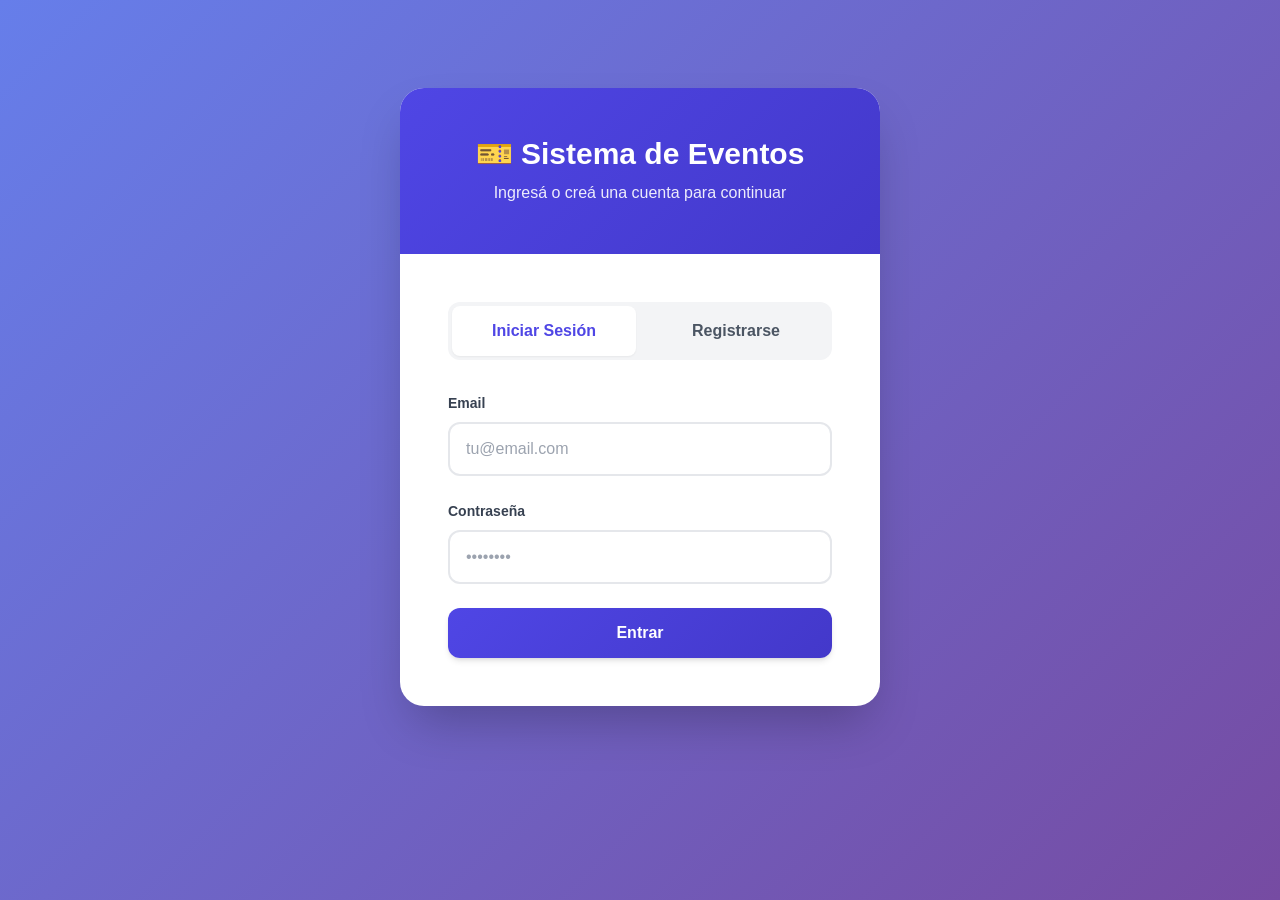
<file: TP1/Client/index.html>
﻿<!DOCTYPE html>
<html lang="es">
<head>
    <meta charset="UTF-8">
    <meta name="viewport" content="width=device-width, initial-scale=1.0">
    <title>Eventos - Ticketing</title>
    <link rel="stylesheet" href="css/styles.css">
</head>
<body>
    <div class="container">
        <header class="header">
            <h1>🎫 Eventos Disponibles</h1>
            <div class="header-actions">
                <div class="user-info">
                    <span id="userName">Usuario</span>
                    <button onclick="logout()" class="btn btn-logout">Cerrar Sesión</button>
                </div>
            </div>
        </header>

        <div id="eventsContainer" class="events-grid">



            <div class="loading">Cargando eventos...</div>
        </div>
        <!-- 🔽 AGREGÁ ESTO ACÁ 🔽 -->
        <div id="paginationContainer" class="pagination-container"></div>
    </div>



    <script src="js/config.js"></script>

    <script src="js/api.js"></script>
    <script src="js/events.js"></script>
</body>
</html>
</file>
<file: TP1/Client/css/styles.css>
﻿/* ============================================
   SISTEMA DE TICKETING - ESTILOS PROFESIONALES
   Proyecto de Software - Entrega 1
   ============================================ */

/* ============================================
   1. VARIABLES Y CONFIGURACIÓN GLOBAL
   ============================================ */
:root {
    /* Paleta de Colores Principal */
    --primary: #4f46e5;
    --primary-dark: #4338ca;
    --primary-light: #6366f1;
    --secondary: #0ea5e9;
    --accent: #f59e0b;
    /* Estados */
    --success: #10b981;
    --success-dark: #059669;
    --warning: #f59e0b;
    --danger: #ef4444;
    --danger-dark: #dc2626;
    --info: #3b82f6;
    /* Grises */
    --gray-50: #f9fafb;
    --gray-100: #f3f4f6;
    --gray-200: #e5e7eb;
    --gray-300: #d1d5db;
    --gray-400: #9ca3af;
    --gray-500: #6b7280;
    --gray-600: #4b5563;
    --gray-700: #374151;
    --gray-800: #1f2937;
    --gray-900: #111827;
    /* Tipografía */
    --font-family: 'Inter', -apple-system, BlinkMacSystemFont, 'Segoe UI', Roboto, 'Helvetica Neue', Arial, sans-serif;
    --font-size-xs: 0.75rem;
    --font-size-sm: 0.875rem;
    --font-size-base: 1rem;
    --font-size-lg: 1.125rem;
    --font-size-xl: 1.25rem;
    --font-size-2xl: 1.5rem;
    --font-size-3xl: 1.875rem;
    --font-size-4xl: 2.25rem;
    /* Espaciado */
    --spacing-xs: 0.25rem;
    --spacing-sm: 0.5rem;
    --spacing-md: 1rem;
    --spacing-lg: 1.5rem;
    --spacing-xl: 2rem;
    --spacing-2xl: 3rem;
    --spacing-3xl: 4rem;
    /* Bordes */
    --border-radius-sm: 0.375rem;
    --border-radius-md: 0.5rem;
    --border-radius-lg: 0.75rem;
    --border-radius-xl: 1rem;
    --border-radius-2xl: 1.5rem;
    --border-radius-full: 9999px;
    /* Sombras */
    --shadow-sm: 0 1px 2px 0 rgb(0 0 0 / 0.05);
    --shadow-md: 0 4px 6px -1px rgb(0 0 0 / 0.1), 0 2px 4px -2px rgb(0 0 0 / 0.1);
    --shadow-lg: 0 10px 15px -3px rgb(0 0 0 / 0.1), 0 4px 6px -4px rgb(0 0 0 / 0.1);
    --shadow-xl: 0 20px 25px -5px rgb(0 0 0 / 0.1), 0 8px 10px -6px rgb(0 0 0 / 0.1);
    --shadow-2xl: 0 25px 50px -12px rgb(0 0 0 / 0.25);
    /* Transiciones */
    --transition-fast: 150ms cubic-bezier(0.4, 0, 0.2, 1);
    --transition-base: 300ms cubic-bezier(0.4, 0, 0.2, 1);
    --transition-slow: 500ms cubic-bezier(0.4, 0, 0.2, 1);
    /* Z-Index */
    --z-dropdown: 1000;
    --z-sticky: 1020;
    --z-fixed: 1030;
    --z-modal-backdrop: 1040;
    --z-modal: 1050;
    --z-popover: 1060;
    --z-tooltip: 1070;
}

/* ============================================
   2. RESET Y ESTILOS BASE
   ============================================ */
*, *::before, *::after {
    margin: 0;
    padding: 0;
    box-sizing: border-box;
}

html {
    font-size: 16px;
    scroll-behavior: smooth;
    -webkit-font-smoothing: antialiased;
    -moz-osx-font-smoothing: grayscale;
}

body {
    font-family: var(--font-family);
    font-size: var(--font-size-base);
    line-height: 1.6;
    color: var(--gray-800);
    background: linear-gradient(135deg, #667eea 0%, #764ba2 100%);
    min-height: 100vh;
    padding: var(--spacing-lg);
}

/* ============================================
   3. TIPOGRAFÍA
   ============================================ */
h1, h2, h3, h4, h5, h6 {
    font-weight: 700;
    line-height: 1.2;
    color: var(--gray-900);
}

h1 {
    font-size: var(--font-size-4xl);
}

h2 {
    font-size: var(--font-size-3xl);
}

h3 {
    font-size: var(--font-size-2xl);
}

h4 {
    font-size: var(--font-size-xl);
}

h5 {
    font-size: var(--font-size-lg);
}

h6 {
    font-size: var(--font-size-base);
}

p {
    margin-bottom: var(--spacing-md);
}

a {
    color: var(--primary);
    text-decoration: none;
    transition: color var(--transition-fast);
}

    a:hover {
        color: var(--primary-dark);
    }

/* ============================================
   4. COMPONENTES DE AUTENTICACIÓN
   ============================================ */
.auth-container {
    max-width: 480px;
    margin: 4rem auto;
    background: white;
    border-radius: var(--border-radius-2xl);
    box-shadow: var(--shadow-2xl);
    overflow: hidden;
    animation: slideUp 0.5s ease-out;
}

@keyframes slideUp {
    from {
        opacity: 0;
        transform: translateY(30px);
    }

    to {
        opacity: 1;
        transform: translateY(0);
    }
}

.auth-header {
    background: linear-gradient(135deg, var(--primary) 0%, var(--primary-dark) 100%);
    padding: var(--spacing-2xl);
    text-align: center;
    color: white;
}

    .auth-header h2 {
        color: white;
        font-size: var(--font-size-3xl);
        margin-bottom: var(--spacing-sm);
    }

    .auth-header p {
        color: rgba(255, 255, 255, 0.9);
        font-size: var(--font-size-base);
        margin: 0;
    }

.auth-body {
    padding: var(--spacing-2xl);
}

/* Tabs */
.tabs {
    display: flex;
    gap: var(--spacing-sm);
    margin-bottom: var(--spacing-xl);
    background: var(--gray-100);
    padding: var(--spacing-xs);
    border-radius: var(--border-radius-lg);
}

.tab {
    flex: 1;
    padding: var(--spacing-md);
    text-align: center;
    cursor: pointer;
    font-weight: 600;
    color: var(--gray-600);
    border-radius: var(--border-radius-md);
    transition: all var(--transition-fast);
    border: none;
    background: transparent;
    font-size: var(--font-size-base);
}

    .tab:hover {
        color: var(--primary);
        background: rgba(79, 70, 229, 0.1);
    }

    .tab.active {
        background: white;
        color: var(--primary);
        box-shadow: var(--shadow-sm);
    }

/* Formularios */
.form-group {
    margin-bottom: var(--spacing-lg);
}

.form-label {
    display: block;
    margin-bottom: var(--spacing-sm);
    font-weight: 600;
    color: var(--gray-700);
    font-size: var(--font-size-sm);
}

.form-input {
    width: 100%;
    padding: var(--spacing-md);
    border: 2px solid var(--gray-200);
    border-radius: var(--border-radius-lg);
    font-size: var(--font-size-base);
    font-family: var(--font-family);
    transition: all var(--transition-fast);
    background: white;
}

    .form-input:focus {
        outline: none;
        border-color: var(--primary);
        box-shadow: 0 0 0 3px rgba(79, 70, 229, 0.1);
    }

    .form-input::placeholder {
        color: var(--gray-400);
    }

/* Botones */
.btn {
    display: inline-flex;
    align-items: center;
    justify-content: center;
    gap: var(--spacing-sm);
    padding: var(--spacing-md) var(--spacing-xl);
    border: none;
    border-radius: var(--border-radius-lg);
    font-size: var(--font-size-base);
    font-weight: 600;
    font-family: var(--font-family);
    cursor: pointer;
    transition: all var(--transition-fast);
    text-decoration: none;
    width: 100%;
}

.btn-primary {
    background: linear-gradient(135deg, var(--primary) 0%, var(--primary-dark) 100%);
    color: white;
    box-shadow: var(--shadow-md);
}

    .btn-primary:hover {
        transform: translateY(-2px);
        box-shadow: var(--shadow-lg);
        color: white;
    }

    .btn-primary:active {
        transform: translateY(0);
    }

    .btn-primary:disabled {
        opacity: 0.6;
        cursor: not-allowed;
        transform: none;
    }

.btn-secondary {
    background: var(--gray-200);
    color: var(--gray-700);
}

    .btn-secondary:hover {
        background: var(--gray-300);
    }

.btn-logout {
    padding: var(--spacing-sm) var(--spacing-md);
    font-size: var(--font-size-sm);
    width: auto;
}

/* Mensajes */
.message {
    padding: var(--spacing-md);
    border-radius: var(--border-radius-lg);
    margin-top: var(--spacing-lg);
    font-size: var(--font-size-sm);
    font-weight: 500;
    display: none;
    animation: slideIn 0.3s ease-out;
}

@keyframes slideIn {
    from {
        opacity: 0;
        transform: translateY(-10px);
    }

    to {
        opacity: 1;
        transform: translateY(0);
    }
}

.message.show {
    display: block;
}

.message.success {
    background: #d1fae5;
    color: #065f46;
    border: 1px solid var(--success);
}

.message.error {
    background: #fee2e2;
    color: #991b1b;
    border: 1px solid var(--danger);
}

.message.info {
    background: #dbeafe;
    color: #1e40af;
    border: 1px solid var(--info);
}

/* ============================================
   5. LAYOUT PRINCIPAL
   ============================================ */
.container {
    max-width: 1200px;
    margin: 0 auto;
    background: white;
    border-radius: var(--border-radius-2xl);
    box-shadow: var(--shadow-2xl);
    overflow: hidden;
    animation: fadeIn 0.5s ease-out;
}

@keyframes fadeIn {
    from {
        opacity: 0;
    }

    to {
        opacity: 1;
    }
}

/* Header */
.header {
    background: linear-gradient(135deg, var(--primary) 0%, var(--primary-dark) 100%);
    color: white;
    padding: var(--spacing-xl) var(--spacing-2xl);
    display: flex;
    justify-content: space-between;
    align-items: center;
    gap: var(--spacing-lg);
    flex-wrap: wrap;
}

    .header h1 {
        color: white;
        font-size: var(--font-size-3xl);
        margin: 0;
    }

.header-actions {
    display: flex;
    align-items: center;
    gap: var(--spacing-md);
}

.user-info {
    display: flex;
    align-items: center;
    gap: var(--spacing-md);
    background: rgba(255, 255, 255, 0.15);
    padding: var(--spacing-sm) var(--spacing-md);
    border-radius: var(--border-radius-full);
    backdrop-filter: blur(10px);
}

    .user-info span {
        font-weight: 600;
        font-size: var(--font-size-sm);
    }

.btn-back {
    background: rgba(255, 255, 255, 0.2);
    color: white;
    padding: var(--spacing-sm) var(--spacing-lg);
    border: none;
    border-radius: var(--border-radius-full);
    cursor: pointer;
    font-size: var(--font-size-base);
    font-weight: 600;
    transition: all var(--transition-fast);
    backdrop-filter: blur(10px);
    text-decoration: none;
    display: inline-flex;
    align-items: center;
    gap: var(--spacing-sm);
}

    .btn-back:hover {
        background: rgba(255, 255, 255, 0.3);
        transform: translateX(-4px);
        color: white;
    }

/* ============================================
   6. CATÁLOGO DE EVENTOS
   ============================================ */
.events-grid {
    display: grid;
    grid-template-columns: repeat(auto-fill, minmax(320px, 1fr));
    gap: var(--spacing-xl);
    padding: var(--spacing-2xl);
    background: var(--gray-50);
}

.event-card {
    background: white;
    border-radius: var(--border-radius-xl);
    overflow: hidden;
    box-shadow: var(--shadow-md);
    cursor: pointer;
    transition: all var(--transition-base);
    border: 2px solid transparent;
}

    .event-card:hover {
        transform: translateY(-8px);
        box-shadow: var(--shadow-xl);
        border-color: var(--primary-light);
    }

.event-card-header {
    background: linear-gradient(135deg, var(--primary) 0%, var(--secondary) 100%);
    padding: var(--spacing-xl);
    color: white;
}

    .event-card-header h3 {
        color: white;
        font-size: var(--font-size-xl);
        margin: 0 0 var(--spacing-sm) 0;
    }

.event-card-body {
    padding: var(--spacing-lg);
}

.event-detail {
    display: flex;
    align-items: center;
    gap: var(--spacing-sm);
    margin-bottom: var(--spacing-sm);
    color: var(--gray-600);
    font-size: var(--font-size-sm);
}

    .event-detail:last-child {
        margin-bottom: 0;
    }

.event-icon {
    width: 20px;
    height: 20px;
    flex-shrink: 0;
}

/* ============================================
   7. MAPA DE ASIENTOS
   ============================================ */
.sector-info {
    text-align: center;
    padding: var(--spacing-2xl);
    background: linear-gradient(135deg, var(--gray-50) 0%, white 100%);
    border-bottom: 2px solid var(--gray-200);
}

    .sector-info h2 {
        font-size: var(--font-size-3xl);
        color: var(--gray-800);
        margin-bottom: var(--spacing-sm);
    }

.price {
    font-size: var(--font-size-4xl);
    font-weight: 800;
    background: linear-gradient(135deg, var(--primary) 0%, var(--secondary) 100%);
    -webkit-background-clip: text;
    -webkit-text-fill-color: transparent;
    background-clip: text;
    margin: var(--spacing-md) 0;
}

/* Leyenda */
.legend {
    display: flex;
    justify-content: center;
    gap: var(--spacing-2xl);
    padding: var(--spacing-lg);
    background: white;
    border-bottom: 2px solid var(--gray-200);
    flex-wrap: wrap;
}

.legend-item {
    display: flex;
    align-items: center;
    gap: var(--spacing-sm);
    font-weight: 600;
    color: var(--gray-700);
    font-size: var(--font-size-sm);
}

.legend-seat {
    width: 40px;
    height: 40px;
    border-radius: var(--border-radius-md);
    display: flex;
    align-items: center;
    justify-content: center;
    font-size: var(--font-size-xs);
    font-weight: 700;
    box-shadow: var(--shadow-sm);
}

    .legend-seat.available {
        background: var(--success);
        color: white;
    }

    .legend-seat.reserved {
        background: var(--warning);
        color: white;
    }

    .legend-seat.sold {
        background: var(--danger);
        color: white;
    }

/* Grid de Asientos */
.seats-container {
    padding: var(--spacing-3xl) var(--spacing-2xl);
    background: var(--gray-50);
}

.seats-grid {
    display: grid;
    grid-template-columns: repeat(auto-fill, minmax(60px, 1fr));
    gap: var(--spacing-md);
    max-width: 1000px;
    margin: 0 auto;
}

.seat {
    background: transparent; 
    border: none;
    cursor: pointer;
    display: flex;
    flex-direction: column;
    align-items: center;
    justify-content: center;
    gap: 4px; 
    padding: 4px;
    transition: all var(--transition-base);
}

.seat-icon {
    width: 36px;
    height: 36px;
    transition: all var(--transition-base);
    filter: drop-shadow(0 2px 4px rgba(0,0,0,0.05));
}

.seat-number {
    font-size: var(--font-size-sm);
    font-weight: 700;
    color: var(--gray-600);
}


.seat.available .seat-icon {
    fill: var(--success);
}

.seat.available:hover .seat-icon {
    transform: translateY(-4px) scale(1.1);
    filter: drop-shadow(0 6px 8px rgba(0,0,0,0.15));
}

.seat.available:active .seat-icon {
    transform: translateY(-1px) scale(1.02);
}

.seat.reserved {
    cursor: not-allowed;
    opacity: 0.8;
}

    .seat.reserved .seat-icon {
        fill: var(--warning);
    }

.seat.sold {
    cursor: not-allowed;
    opacity: 0.6;
}

    .seat.sold .seat-icon {
        fill: var(--danger);
    }

.seat:disabled {
    cursor: not-allowed;
    transform: none !important;
}

.seat.loading .seat-icon {
    animation: pulse 1.5s ease-in-out infinite;
    fill: var(--gray-400);
}

@keyframes pulse {
    0%, 100% {
        opacity: 1;
    }

    50% {
        opacity: 0.5;
    }
}

/* ============================================
   8. ESTADOS Y UTILIDADES
   ============================================ */
.loading {
    text-align: center;
    padding: var(--spacing-3xl);
    color: var(--gray-500);
    font-size: var(--font-size-lg);
    font-weight: 600;
    grid-column: 1 / -1;
}

    .loading::after {
        content: '...';
        animation: dots 1.5s steps(4, end) infinite;
    }

@keyframes dots {
    0%, 20% {
        content: '.';
    }

    40% {
        content: '..';
    }

    60%, 100% {
        content: '...';
    }
}

.empty-state {
    text-align: center;
    padding: var(--spacing-3xl);
    color: var(--gray-500);
}

.empty-state-icon {
    font-size: 4rem;
    margin-bottom: var(--spacing-lg);
    opacity: 0.5;
}

.hidden {
    display: none !important;
}

.text-center {
    text-align: center;
}

.mt-1 {
    margin-top: var(--spacing-sm);
}

.mt-2 {
    margin-top: var(--spacing-md);
}

.mt-3 {
    margin-top: var(--spacing-lg);
}

.mt-4 {
    margin-top: var(--spacing-xl);
}

.mb-1 {
    margin-bottom: var(--spacing-sm);
}

.mb-2 {
    margin-bottom: var(--spacing-md);
}

.mb-3 {
    margin-bottom: var(--spacing-lg);
}

.mb-4 {
    margin-bottom: var(--spacing-xl);
}

/* ============================================
   9. TIMER Y NOTIFICACIONES
   ============================================ */
.timer {
    background: linear-gradient(135deg, var(--warning) 0%, #d97706 100%);
    color: white;
    padding: var(--spacing-lg) var(--spacing-xl);
    border-radius: var(--border-radius-xl);
    text-align: center;
    font-size: var(--font-size-2xl);
    font-weight: 800;
    box-shadow: var(--shadow-lg);
    margin: var(--spacing-xl) 0;
    animation: countdown 1s linear infinite;
}

@keyframes countdown {
    0%, 100% {
        transform: scale(1);
    }

    50% {
        transform: scale(1.02);
    }
}

.notification {
    position: fixed;
    top: var(--spacing-lg);
    right: var(--spacing-lg);
    padding: var(--spacing-lg) var(--spacing-xl);
    border-radius: var(--border-radius-lg);
    box-shadow: var(--shadow-xl);
    z-index: var(--z-tooltip);
    max-width: 400px;
    animation: slideInRight 0.3s ease-out;
}

@keyframes slideInRight {
    from {
        transform: translateX(100%);
        opacity: 0;
    }

    to {
        transform: translateX(0);
        opacity: 1;
    }
}

.notification.success {
    background: white;
    border-left: 4px solid var(--success);
    color: var(--gray-800);
}

.notification.error {
    background: white;
    border-left: 4px solid var(--danger);
    color: var(--gray-800);
}

/* ============================================
   10. RESPONSIVE DESIGN
   ============================================ */
@media (max-width: 1024px) {
    .events-grid {
        grid-template-columns: repeat(auto-fill, minmax(280px, 1fr));
    }

    .seats-grid {
        grid-template-columns: repeat(auto-fill, minmax(60px, 1fr));
    }
}

@media (max-width: 768px) {
    body {
        padding: var(--spacing-sm);
    }

    .header {
        flex-direction: column;
        text-align: center;
        padding: var(--spacing-lg);
    }

        .header h1 {
            font-size: var(--font-size-2xl);
        }

    .header-actions {
        width: 100%;
        justify-content: center;
    }

    .sector-info h2 {
        font-size: var(--font-size-2xl);
    }

    .price {
        font-size: var(--font-size-3xl);
    }

    .legend {
        flex-direction: column;
        gap: var(--spacing-md);
    }

    .seats-grid {
        grid-template-columns: repeat(8, 1fr);
        gap: var(--spacing-sm);
    }

    .seat {
        font-size: var(--font-size-xs);
    }

    .events-grid {
        grid-template-columns: 1fr;
        padding: var(--spacing-lg);
    }

    .auth-container {
        margin: var(--spacing-md);
    }

    .auth-body {
        padding: var(--spacing-lg);
    }
}

@media (max-width: 480px) {
    .seats-grid {
        grid-template-columns: repeat(6, 1fr);
    }

    .tabs {
        flex-direction: column;
    }

    .user-info {
        flex-direction: column;
        gap: var(--spacing-xs);
    }
}

/* ============================================
   11. ACCESIBILIDAD
   ============================================ */
@media (prefers-reduced-motion: reduce) {
    *, *::before, *::after {
        animation-duration: 0.01ms !important;
        animation-iteration-count: 1 !important;
        transition-duration: 0.01ms !important;
    }
}

:focus-visible {
    outline: 3px solid var(--primary);
    outline-offset: 2px;
}

/* ============================================
   12. PRINT STYLES
   ============================================ */
@media print {
    body {
        background: white;
        padding: 0;
    }

    .header, .btn, .seat:not(.sold) {
        display: none;
    }

    .container {
        box-shadow: none;
    }
}

/* ============================================
   NUEVOS ESTILOS: SECTORES & MAPA POR FILAS
   ============================================ */
.venue-layout {
    padding: 2rem;
    text-align: center;
}

.stage {
    background: linear-gradient(135deg, #1e293b 0%, #334155 100%);
    color: white;
    padding: 1.5rem;
    border-radius: 0 0 60% 60% / 25px;
    margin: 0 auto 2.5rem;
    max-width: 450px;
    font-weight: 800;
    letter-spacing: 3px;
    box-shadow: 0 15px 30px rgba(0,0,0,0.25);
    position: relative;
    overflow: hidden;
}

    .stage::after {
        content: '';
        position: absolute;
        top: 0;
        left: 0;
        right: 0;
        bottom: 0;
        background: linear-gradient(to bottom, rgba(255,255,255,0.1), transparent);
        pointer-events: none;
    }

.sectors-grid {
    display: grid;
    grid-template-columns: repeat(auto-fit, minmax(260px, 1fr));
    gap: 1.5rem;
    padding: 1rem;
}

.sector-card {
    background: white;
    padding: 1.5rem;
    border-radius: 16px;
    box-shadow: var(--shadow-md);
    cursor: pointer;
    transition: all 0.25s ease;
    border: 2px solid transparent;
    text-align: center;
}

    .sector-card:hover {
        transform: translateY(-6px);
        box-shadow: var(--shadow-xl);
        border-color: var(--primary-light);
    }

    .sector-card h3 {
        margin-bottom: 0.5rem;
        color: var(--gray-800);
    }

.sector-price {
    font-size: 2rem;
    font-weight: 800;
    color: var(--primary);
    margin: 0.5rem 0;
}

.sector-capacity {
    color: var(--gray-500);
    font-size: 0.95rem;
    margin-bottom: 1rem;
}

.header-title-group {
    text-align: center;
}

.sector-title {
    color: rgba(255,255,255,0.85);
    font-size: 1.1rem;
    margin-top: 0.25rem;
    font-weight: 500;
}

/* Mapa por filas */
.seats-layout {
    padding: 2rem;
    background: var(--gray-50);
}

.seat-row {
    display: flex;
    align-items: center;
    gap: 1rem;
    margin-bottom: 1rem;
    justify-content: center;
}

.row-label {
    width: 50px;
    font-weight: 700;
    color: var(--gray-600);
    text-align: right;
    flex-shrink: 0;
    font-size: 0.9rem;
}

.seats-grid {
    display: grid;
    grid-template-columns: repeat(auto-fill, minmax(48px, 1fr));
    gap: 0.6rem;
    flex: 1;
    max-width: 900px;
}

/* Responsive */
@media (max-width: 768px) {
    .sectors-grid {
        grid-template-columns: 1fr;
    }

    .seat-row {
        flex-direction: column;
        gap: 0.5rem;
    }

    .row-label {
        width: auto;
        text-align: center;
    }

    .stage {
        max-width: 90%;
        font-size: 0.9rem;
        
    }
}


.checkout-container {
    max-width: 600px;
    margin: 3rem auto;
}

.timer-box {
    background: var(--gray-100);
    padding: 1.5rem;
    border-radius: 12px;
    text-align: center;
    margin-bottom: 2rem;
    border: 2px solid var(--gray-200);
}

.timer-value {
    font-size: 3rem;
    font-weight: 800;
    font-family: monospace;
    color: var(--primary);
}

.timer-box.warning .timer-value {
    color: var(--warning);
    animation: pulse 1s infinite;
}

.timer-box.expired .timer-value {
    color: var(--danger);
}

.reservation-details {
    background: white;
    padding: 1.5rem;
    border-radius: 12px;
    margin-bottom: 1.5rem;
}

.price-highlight {
    font-size: 1.5rem;
    font-weight: 700;
    color: var(--success);
}

.checkout-actions {
    display: flex;
    gap: 1rem;
}

    .checkout-actions .btn {
        flex: 1;
    }

.pagination-container {
    display: flex;
    justify-content: center;
    align-items: center;
    gap: 15px;
    margin-top: 30px;
    padding: 10px 0;
}

.btn-page {
    background-color: #ffffff;
    color: #333;
    border: 1px solid #ccc;
    padding: 8px 16px;
    border-radius: 8px;
    cursor: pointer;
    font-weight: 600;
    transition: background 0.2s, color 0.2s;
}

    .btn-page:hover:not(:disabled) {
        background-color: #5d5fef;
        color: #fff;
    }

    .btn-page:disabled {
        opacity: 0.5;
        cursor: not-allowed;
    }

.page-info {
    font-weight: 500;
    color: #ffffff; /* Ajustá este color según el contraste con tu fondo */
}
</file>
<file: TP1/Trabajo_Practico_Proyecto_de_Software/wwwroot/css/styles.css>
﻿/* ============================================
   SISTEMA DE TICKETING - ESTILOS PROFESIONALES
   Proyecto de Software - Entrega 1
   ============================================ */

/* ============================================
   1. VARIABLES Y CONFIGURACIÓN GLOBAL
   ============================================ */
:root {
    /* Paleta de Colores Principal */
    --primary: #4f46e5;
    --primary-dark: #4338ca;
    --primary-light: #6366f1;
    --secondary: #0ea5e9;
    --accent: #f59e0b;
    /* Estados */
    --success: #10b981;
    --success-dark: #059669;
    --warning: #f59e0b;
    --danger: #ef4444;
    --danger-dark: #dc2626;
    --info: #3b82f6;
    /* Grises */
    --gray-50: #f9fafb;
    --gray-100: #f3f4f6;
    --gray-200: #e5e7eb;
    --gray-300: #d1d5db;
    --gray-400: #9ca3af;
    --gray-500: #6b7280;
    --gray-600: #4b5563;
    --gray-700: #374151;
    --gray-800: #1f2937;
    --gray-900: #111827;
    /* Tipografía */
    --font-family: 'Inter', -apple-system, BlinkMacSystemFont, 'Segoe UI', Roboto, 'Helvetica Neue', Arial, sans-serif;
    --font-size-xs: 0.75rem;
    --font-size-sm: 0.875rem;
    --font-size-base: 1rem;
    --font-size-lg: 1.125rem;
    --font-size-xl: 1.25rem;
    --font-size-2xl: 1.5rem;
    --font-size-3xl: 1.875rem;
    --font-size-4xl: 2.25rem;
    /* Espaciado */
    --spacing-xs: 0.25rem;
    --spacing-sm: 0.5rem;
    --spacing-md: 1rem;
    --spacing-lg: 1.5rem;
    --spacing-xl: 2rem;
    --spacing-2xl: 3rem;
    --spacing-3xl: 4rem;
    /* Bordes */
    --border-radius-sm: 0.375rem;
    --border-radius-md: 0.5rem;
    --border-radius-lg: 0.75rem;
    --border-radius-xl: 1rem;
    --border-radius-2xl: 1.5rem;
    --border-radius-full: 9999px;
    /* Sombras */
    --shadow-sm: 0 1px 2px 0 rgb(0 0 0 / 0.05);
    --shadow-md: 0 4px 6px -1px rgb(0 0 0 / 0.1), 0 2px 4px -2px rgb(0 0 0 / 0.1);
    --shadow-lg: 0 10px 15px -3px rgb(0 0 0 / 0.1), 0 4px 6px -4px rgb(0 0 0 / 0.1);
    --shadow-xl: 0 20px 25px -5px rgb(0 0 0 / 0.1), 0 8px 10px -6px rgb(0 0 0 / 0.1);
    --shadow-2xl: 0 25px 50px -12px rgb(0 0 0 / 0.25);
    /* Transiciones */
    --transition-fast: 150ms cubic-bezier(0.4, 0, 0.2, 1);
    --transition-base: 300ms cubic-bezier(0.4, 0, 0.2, 1);
    --transition-slow: 500ms cubic-bezier(0.4, 0, 0.2, 1);
    /* Z-Index */
    --z-dropdown: 1000;
    --z-sticky: 1020;
    --z-fixed: 1030;
    --z-modal-backdrop: 1040;
    --z-modal: 1050;
    --z-popover: 1060;
    --z-tooltip: 1070;
}

/* ============================================
   2. RESET Y ESTILOS BASE
   ============================================ */
*, *::before, *::after {
    margin: 0;
    padding: 0;
    box-sizing: border-box;
}

html {
    font-size: 16px;
    scroll-behavior: smooth;
    -webkit-font-smoothing: antialiased;
    -moz-osx-font-smoothing: grayscale;
}

body {
    font-family: var(--font-family);
    font-size: var(--font-size-base);
    line-height: 1.6;
    color: var(--gray-800);
    background: linear-gradient(135deg, #667eea 0%, #764ba2 100%);
    min-height: 100vh;
    padding: var(--spacing-lg);
}

/* ============================================
   3. TIPOGRAFÍA
   ============================================ */
h1, h2, h3, h4, h5, h6 {
    font-weight: 700;
    line-height: 1.2;
    color: var(--gray-900);
}

h1 {
    font-size: var(--font-size-4xl);
}

h2 {
    font-size: var(--font-size-3xl);
}

h3 {
    font-size: var(--font-size-2xl);
}

h4 {
    font-size: var(--font-size-xl);
}

h5 {
    font-size: var(--font-size-lg);
}

h6 {
    font-size: var(--font-size-base);
}

p {
    margin-bottom: var(--spacing-md);
}

a {
    color: var(--primary);
    text-decoration: none;
    transition: color var(--transition-fast);
}

    a:hover {
        color: var(--primary-dark);
    }

/* ============================================
   4. COMPONENTES DE AUTENTICACIÓN
   ============================================ */
.auth-container {
    max-width: 480px;
    margin: 4rem auto;
    background: white;
    border-radius: var(--border-radius-2xl);
    box-shadow: var(--shadow-2xl);
    overflow: hidden;
    animation: slideUp 0.5s ease-out;
}

@keyframes slideUp {
    from {
        opacity: 0;
        transform: translateY(30px);
    }

    to {
        opacity: 1;
        transform: translateY(0);
    }
}

.auth-header {
    background: linear-gradient(135deg, var(--primary) 0%, var(--primary-dark) 100%);
    padding: var(--spacing-2xl);
    text-align: center;
    color: white;
}

    .auth-header h2 {
        color: white;
        font-size: var(--font-size-3xl);
        margin-bottom: var(--spacing-sm);
    }

    .auth-header p {
        color: rgba(255, 255, 255, 0.9);
        font-size: var(--font-size-base);
        margin: 0;
    }

.auth-body {
    padding: var(--spacing-2xl);
}

/* Tabs */
.tabs {
    display: flex;
    gap: var(--spacing-sm);
    margin-bottom: var(--spacing-xl);
    background: var(--gray-100);
    padding: var(--spacing-xs);
    border-radius: var(--border-radius-lg);
}

.tab {
    flex: 1;
    padding: var(--spacing-md);
    text-align: center;
    cursor: pointer;
    font-weight: 600;
    color: var(--gray-600);
    border-radius: var(--border-radius-md);
    transition: all var(--transition-fast);
    border: none;
    background: transparent;
    font-size: var(--font-size-base);
}

    .tab:hover {
        color: var(--primary);
        background: rgba(79, 70, 229, 0.1);
    }

    .tab.active {
        background: white;
        color: var(--primary);
        box-shadow: var(--shadow-sm);
    }

/* Formularios */
.form-group {
    margin-bottom: var(--spacing-lg);
}

.form-label {
    display: block;
    margin-bottom: var(--spacing-sm);
    font-weight: 600;
    color: var(--gray-700);
    font-size: var(--font-size-sm);
}

.form-input {
    width: 100%;
    padding: var(--spacing-md);
    border: 2px solid var(--gray-200);
    border-radius: var(--border-radius-lg);
    font-size: var(--font-size-base);
    font-family: var(--font-family);
    transition: all var(--transition-fast);
    background: white;
}

    .form-input:focus {
        outline: none;
        border-color: var(--primary);
        box-shadow: 0 0 0 3px rgba(79, 70, 229, 0.1);
    }

    .form-input::placeholder {
        color: var(--gray-400);
    }

/* Botones */
.btn {
    display: inline-flex;
    align-items: center;
    justify-content: center;
    gap: var(--spacing-sm);
    padding: var(--spacing-md) var(--spacing-xl);
    border: none;
    border-radius: var(--border-radius-lg);
    font-size: var(--font-size-base);
    font-weight: 600;
    font-family: var(--font-family);
    cursor: pointer;
    transition: all var(--transition-fast);
    text-decoration: none;
    width: 100%;
}

.btn-primary {
    background: linear-gradient(135deg, var(--primary) 0%, var(--primary-dark) 100%);
    color: white;
    box-shadow: var(--shadow-md);
}

    .btn-primary:hover {
        transform: translateY(-2px);
        box-shadow: var(--shadow-lg);
        color: white;
    }

    .btn-primary:active {
        transform: translateY(0);
    }

    .btn-primary:disabled {
        opacity: 0.6;
        cursor: not-allowed;
        transform: none;
    }

.btn-secondary {
    background: var(--gray-200);
    color: var(--gray-700);
}

    .btn-secondary:hover {
        background: var(--gray-300);
    }

.btn-logout {
    padding: var(--spacing-sm) var(--spacing-md);
    font-size: var(--font-size-sm);
    width: auto;
}

/* Mensajes */
.message {
    padding: var(--spacing-md);
    border-radius: var(--border-radius-lg);
    margin-top: var(--spacing-lg);
    font-size: var(--font-size-sm);
    font-weight: 500;
    display: none;
    animation: slideIn 0.3s ease-out;
}

@keyframes slideIn {
    from {
        opacity: 0;
        transform: translateY(-10px);
    }

    to {
        opacity: 1;
        transform: translateY(0);
    }
}

.message.show {
    display: block;
}

.message.success {
    background: #d1fae5;
    color: #065f46;
    border: 1px solid var(--success);
}

.message.error {
    background: #fee2e2;
    color: #991b1b;
    border: 1px solid var(--danger);
}

.message.info {
    background: #dbeafe;
    color: #1e40af;
    border: 1px solid var(--info);
}

/* ============================================
   5. LAYOUT PRINCIPAL
   ============================================ */
.container {
    max-width: 1200px;
    margin: 0 auto;
    background: white;
    border-radius: var(--border-radius-2xl);
    box-shadow: var(--shadow-2xl);
    overflow: hidden;
    animation: fadeIn 0.5s ease-out;
}

@keyframes fadeIn {
    from {
        opacity: 0;
    }

    to {
        opacity: 1;
    }
}

/* Header */
.header {
    background: linear-gradient(135deg, var(--primary) 0%, var(--primary-dark) 100%);
    color: white;
    padding: var(--spacing-xl) var(--spacing-2xl);
    display: flex;
    justify-content: space-between;
    align-items: center;
    gap: var(--spacing-lg);
    flex-wrap: wrap;
}

    .header h1 {
        color: white;
        font-size: var(--font-size-3xl);
        margin: 0;
    }

.header-actions {
    display: flex;
    align-items: center;
    gap: var(--spacing-md);
}

.user-info {
    display: flex;
    align-items: center;
    gap: var(--spacing-md);
    background: rgba(255, 255, 255, 0.15);
    padding: var(--spacing-sm) var(--spacing-md);
    border-radius: var(--border-radius-full);
    backdrop-filter: blur(10px);
}

    .user-info span {
        font-weight: 600;
        font-size: var(--font-size-sm);
    }

.btn-back {
    background: rgba(255, 255, 255, 0.2);
    color: white;
    padding: var(--spacing-sm) var(--spacing-lg);
    border: none;
    border-radius: var(--border-radius-full);
    cursor: pointer;
    font-size: var(--font-size-base);
    font-weight: 600;
    transition: all var(--transition-fast);
    backdrop-filter: blur(10px);
    text-decoration: none;
    display: inline-flex;
    align-items: center;
    gap: var(--spacing-sm);
}

    .btn-back:hover {
        background: rgba(255, 255, 255, 0.3);
        transform: translateX(-4px);
        color: white;
    }

/* ============================================
   6. CATÁLOGO DE EVENTOS
   ============================================ */
.events-grid {
    display: grid;
    grid-template-columns: repeat(auto-fill, minmax(320px, 1fr));
    gap: var(--spacing-xl);
    padding: var(--spacing-2xl);
    background: var(--gray-50);
}

.event-card {
    background: white;
    border-radius: var(--border-radius-xl);
    overflow: hidden;
    box-shadow: var(--shadow-md);
    cursor: pointer;
    transition: all var(--transition-base);
    border: 2px solid transparent;
}

    .event-card:hover {
        transform: translateY(-8px);
        box-shadow: var(--shadow-xl);
        border-color: var(--primary-light);
    }

.event-card-header {
    background: linear-gradient(135deg, var(--primary) 0%, var(--secondary) 100%);
    padding: var(--spacing-xl);
    color: white;
}

    .event-card-header h3 {
        color: white;
        font-size: var(--font-size-xl);
        margin: 0 0 var(--spacing-sm) 0;
    }

.event-card-body {
    padding: var(--spacing-lg);
}

.event-detail {
    display: flex;
    align-items: center;
    gap: var(--spacing-sm);
    margin-bottom: var(--spacing-sm);
    color: var(--gray-600);
    font-size: var(--font-size-sm);
}

    .event-detail:last-child {
        margin-bottom: 0;
    }

.event-icon {
    width: 20px;
    height: 20px;
    flex-shrink: 0;
}

/* ============================================
   7. MAPA DE ASIENTOS
   ============================================ */
.sector-info {
    text-align: center;
    padding: var(--spacing-2xl);
    background: linear-gradient(135deg, var(--gray-50) 0%, white 100%);
    border-bottom: 2px solid var(--gray-200);
}

    .sector-info h2 {
        font-size: var(--font-size-3xl);
        color: var(--gray-800);
        margin-bottom: var(--spacing-sm);
    }

.price {
    font-size: var(--font-size-4xl);
    font-weight: 800;
    background: linear-gradient(135deg, var(--primary) 0%, var(--secondary) 100%);
    -webkit-background-clip: text;
    -webkit-text-fill-color: transparent;
    background-clip: text;
    margin: var(--spacing-md) 0;
}

/* Leyenda */
.legend {
    display: flex;
    justify-content: center;
    gap: var(--spacing-2xl);
    padding: var(--spacing-lg);
    background: white;
    border-bottom: 2px solid var(--gray-200);
    flex-wrap: wrap;
}

.legend-item {
    display: flex;
    align-items: center;
    gap: var(--spacing-sm);
    font-weight: 600;
    color: var(--gray-700);
    font-size: var(--font-size-sm);
}

.legend-seat {
    width: 40px;
    height: 40px;
    border-radius: var(--border-radius-md);
    display: flex;
    align-items: center;
    justify-content: center;
    font-size: var(--font-size-xs);
    font-weight: 700;
    box-shadow: var(--shadow-sm);
}

    .legend-seat.available {
        background: var(--success);
        color: white;
    }

    .legend-seat.reserved {
        background: var(--warning);
        color: white;
    }

    .legend-seat.sold {
        background: var(--danger);
        color: white;
    }

/* Grid de Asientos */
.seats-container {
    padding: var(--spacing-3xl) var(--spacing-2xl);
    background: var(--gray-50);
}

.seats-grid {
    display: grid;
    grid-template-columns: repeat(auto-fill, minmax(70px, 1fr));
    gap: var(--spacing-md);
    max-width: 1000px;
    margin: 0 auto;
}

.seat {
    aspect-ratio: 1;
    border: 2px solid var(--gray-300);
    border-radius: var(--border-radius-lg);
    cursor: pointer;
    font-size: var(--font-size-sm);
    font-weight: 700;
    transition: all var(--transition-base);
    display: flex;
    align-items: center;
    justify-content: center;
    background: white;
    color: var(--gray-600);
    box-shadow: var(--shadow-sm);
    position: relative;
    overflow: hidden;
}

    .seat::before {
        content: '';
        position: absolute;
        top: 0;
        left: 0;
        right: 0;
        bottom: 0;
        background: linear-gradient(135deg, rgba(255,255,255,0.3) 0%, transparent 100%);
        pointer-events: none;
    }

    .seat.available {
        background: linear-gradient(135deg, var(--success) 0%, var(--success-dark) 100%);
        color: white;
        border-color: var(--success);
    }

        .seat.available:hover {
            transform: translateY(-6px) scale(1.05);
            box-shadow: var(--shadow-xl);
            z-index: 10;
        }

        .seat.available:active {
            transform: translateY(-2px) scale(1.02);
        }

    .seat.reserved {
        background: linear-gradient(135deg, var(--warning) 0%, #d97706 100%);
        color: white;
        border-color: var(--warning);
        cursor: not-allowed;
        opacity: 0.7;
    }

    .seat.sold {
        background: linear-gradient(135deg, var(--danger) 0%, var(--danger-dark) 100%);
        color: white;
        border-color: var(--danger);
        cursor: not-allowed;
        opacity: 0.6;
    }

    .seat:disabled {
        cursor: not-allowed;
        transform: none !important;
    }

    .seat.loading {
        animation: pulse 1.5s ease-in-out infinite;
    }

@keyframes pulse {
    0%, 100% {
        opacity: 1;
    }

    50% {
        opacity: 0.5;
    }
}

/* ============================================
   8. ESTADOS Y UTILIDADES
   ============================================ */
.loading {
    text-align: center;
    padding: var(--spacing-3xl);
    color: var(--gray-500);
    font-size: var(--font-size-lg);
    font-weight: 600;
    grid-column: 1 / -1;
}

    .loading::after {
        content: '...';
        animation: dots 1.5s steps(4, end) infinite;
    }

@keyframes dots {
    0%, 20% {
        content: '.';
    }

    40% {
        content: '..';
    }

    60%, 100% {
        content: '...';
    }
}

.empty-state {
    text-align: center;
    padding: var(--spacing-3xl);
    color: var(--gray-500);
}

.empty-state-icon {
    font-size: 4rem;
    margin-bottom: var(--spacing-lg);
    opacity: 0.5;
}

.hidden {
    display: none !important;
}

.text-center {
    text-align: center;
}

.mt-1 {
    margin-top: var(--spacing-sm);
}

.mt-2 {
    margin-top: var(--spacing-md);
}

.mt-3 {
    margin-top: var(--spacing-lg);
}

.mt-4 {
    margin-top: var(--spacing-xl);
}

.mb-1 {
    margin-bottom: var(--spacing-sm);
}

.mb-2 {
    margin-bottom: var(--spacing-md);
}

.mb-3 {
    margin-bottom: var(--spacing-lg);
}

.mb-4 {
    margin-bottom: var(--spacing-xl);
}

/* ============================================
   9. TIMER Y NOTIFICACIONES
   ============================================ */
.timer {
    background: linear-gradient(135deg, var(--warning) 0%, #d97706 100%);
    color: white;
    padding: var(--spacing-lg) var(--spacing-xl);
    border-radius: var(--border-radius-xl);
    text-align: center;
    font-size: var(--font-size-2xl);
    font-weight: 800;
    box-shadow: var(--shadow-lg);
    margin: var(--spacing-xl) 0;
    animation: countdown 1s linear infinite;
}

@keyframes countdown {
    0%, 100% {
        transform: scale(1);
    }

    50% {
        transform: scale(1.02);
    }
}

.notification {
    position: fixed;
    top: var(--spacing-lg);
    right: var(--spacing-lg);
    padding: var(--spacing-lg) var(--spacing-xl);
    border-radius: var(--border-radius-lg);
    box-shadow: var(--shadow-xl);
    z-index: var(--z-tooltip);
    max-width: 400px;
    animation: slideInRight 0.3s ease-out;
}

@keyframes slideInRight {
    from {
        transform: translateX(100%);
        opacity: 0;
    }

    to {
        transform: translateX(0);
        opacity: 1;
    }
}

.notification.success {
    background: white;
    border-left: 4px solid var(--success);
    color: var(--gray-800);
}

.notification.error {
    background: white;
    border-left: 4px solid var(--danger);
    color: var(--gray-800);
}

/* ============================================
   10. RESPONSIVE DESIGN
   ============================================ */
@media (max-width: 1024px) {
    .events-grid {
        grid-template-columns: repeat(auto-fill, minmax(280px, 1fr));
    }

    .seats-grid {
        grid-template-columns: repeat(auto-fill, minmax(60px, 1fr));
    }
}

@media (max-width: 768px) {
    body {
        padding: var(--spacing-sm);
    }

    .header {
        flex-direction: column;
        text-align: center;
        padding: var(--spacing-lg);
    }

        .header h1 {
            font-size: var(--font-size-2xl);
        }

    .header-actions {
        width: 100%;
        justify-content: center;
    }

    .sector-info h2 {
        font-size: var(--font-size-2xl);
    }

    .price {
        font-size: var(--font-size-3xl);
    }

    .legend {
        flex-direction: column;
        gap: var(--spacing-md);
    }

    .seats-grid {
        grid-template-columns: repeat(8, 1fr);
        gap: var(--spacing-sm);
    }

    .seat {
        font-size: var(--font-size-xs);
    }

    .events-grid {
        grid-template-columns: 1fr;
        padding: var(--spacing-lg);
    }

    .auth-container {
        margin: var(--spacing-md);
    }

    .auth-body {
        padding: var(--spacing-lg);
    }
}

@media (max-width: 480px) {
    .seats-grid {
        grid-template-columns: repeat(6, 1fr);
    }

    .tabs {
        flex-direction: column;
    }

    .user-info {
        flex-direction: column;
        gap: var(--spacing-xs);
    }
}

/* ============================================
   11. ACCESIBILIDAD
   ============================================ */
@media (prefers-reduced-motion: reduce) {
    *, *::before, *::after {
        animation-duration: 0.01ms !important;
        animation-iteration-count: 1 !important;
        transition-duration: 0.01ms !important;
    }
}

:focus-visible {
    outline: 3px solid var(--primary);
    outline-offset: 2px;
}

/* ============================================
   12. PRINT STYLES
   ============================================ */
@media print {
    body {
        background: white;
        padding: 0;
    }

    .header, .btn, .seat:not(.sold) {
        display: none;
    }

    .container {
        box-shadow: none;
    }
}

/* ============================================
   NUEVOS ESTILOS: SECTORES & MAPA POR FILAS
   ============================================ */
.venue-layout {
    padding: 2rem;
    text-align: center;
}

.stage {
    background: linear-gradient(135deg, #1e293b 0%, #334155 100%);
    color: white;
    padding: 1.5rem;
    border-radius: 0 0 60% 60% / 25px;
    margin: 0 auto 2.5rem;
    max-width: 450px;
    font-weight: 800;
    letter-spacing: 3px;
    box-shadow: 0 15px 30px rgba(0,0,0,0.25);
    position: relative;
    overflow: hidden;
}

    .stage::after {
        content: '';
        position: absolute;
        top: 0;
        left: 0;
        right: 0;
        bottom: 0;
        background: linear-gradient(to bottom, rgba(255,255,255,0.1), transparent);
        pointer-events: none;
    }

.sectors-grid {
    display: grid;
    grid-template-columns: repeat(auto-fit, minmax(260px, 1fr));
    gap: 1.5rem;
    padding: 1rem;
}

.sector-card {
    background: white;
    padding: 1.5rem;
    border-radius: 16px;
    box-shadow: var(--shadow-md);
    cursor: pointer;
    transition: all 0.25s ease;
    border: 2px solid transparent;
    text-align: center;
}

    .sector-card:hover {
        transform: translateY(-6px);
        box-shadow: var(--shadow-xl);
        border-color: var(--primary-light);
    }

    .sector-card h3 {
        margin-bottom: 0.5rem;
        color: var(--gray-800);
    }

.sector-price {
    font-size: 2rem;
    font-weight: 800;
    color: var(--primary);
    margin: 0.5rem 0;
}

.sector-capacity {
    color: var(--gray-500);
    font-size: 0.95rem;
    margin-bottom: 1rem;
}

.header-title-group {
    text-align: center;
}

.sector-title {
    color: rgba(255,255,255,0.85);
    font-size: 1.1rem;
    margin-top: 0.25rem;
    font-weight: 500;
}

/* Mapa por filas */
.seats-layout {
    padding: 2rem;
    background: var(--gray-50);
}

.seat-row {
    display: flex;
    align-items: center;
    gap: 1rem;
    margin-bottom: 1rem;
    justify-content: center;
}

.row-label {
    width: 50px;
    font-weight: 700;
    color: var(--gray-600);
    text-align: right;
    flex-shrink: 0;
    font-size: 0.9rem;
}

.seats-grid {
    display: grid;
    grid-template-columns: repeat(auto-fill, minmax(48px, 1fr));
    gap: 0.6rem;
    flex: 1;
    max-width: 900px;
}

/* Responsive */
@media (max-width: 768px) {
    .sectors-grid {
        grid-template-columns: 1fr;
    }

    .seat-row {
        flex-direction: column;
        gap: 0.5rem;
    }

    .row-label {
        width: auto;
        text-align: center;
    }

    .stage {
        max-width: 90%;
        font-size: 0.9rem;
        
    }
}


.checkout-container {
    max-width: 600px;
    margin: 3rem auto;
}

.timer-box {
    background: var(--gray-100);
    padding: 1.5rem;
    border-radius: 12px;
    text-align: center;
    margin-bottom: 2rem;
    border: 2px solid var(--gray-200);
}

.timer-value {
    font-size: 3rem;
    font-weight: 800;
    font-family: monospace;
    color: var(--primary);
}

.timer-box.warning .timer-value {
    color: var(--warning);
    animation: pulse 1s infinite;
}

.timer-box.expired .timer-value {
    color: var(--danger);
}

.reservation-details {
    background: white;
    padding: 1.5rem;
    border-radius: 12px;
    margin-bottom: 1.5rem;
}

.price-highlight {
    font-size: 1.5rem;
    font-weight: 700;
    color: var(--success);
}

.checkout-actions {
    display: flex;
    gap: 1rem;
}

    .checkout-actions .btn {
        flex: 1;
    }
</file>
